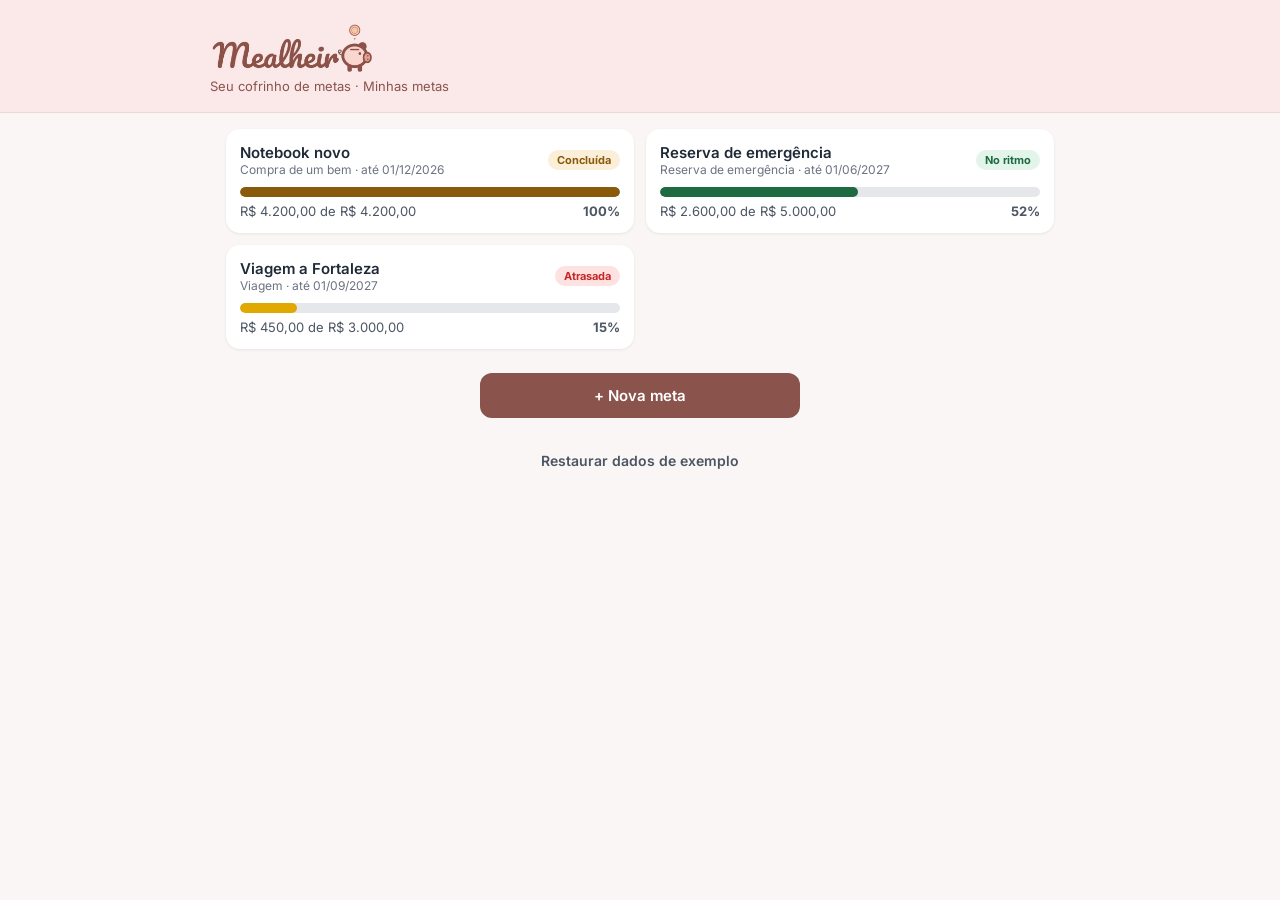
<file: index.html>
<!DOCTYPE html>
<html lang="pt-BR">
<head>
  <meta charset="UTF-8">
  <meta name="viewport" content="width=device-width, initial-scale=1.0">
  <title>Mealheiro — Minhas metas</title>
  <link rel="preconnect" href="https://fonts.googleapis.com">
  <link href="https://fonts.googleapis.com/css2?family=Inter:wght@400;600;700&display=swap" rel="stylesheet">
  <link rel="icon" type="image/png" href="img/favicon.png">
  <link rel="stylesheet" href="css/style.css">
</head>
<body>
  <header class="topo">
    <div class="conteudo">
      <h1><img src="img/mealheiro-logo.png" alt="Mealheiro" class="logo"></h1>
      <p class="slogan">Seu cofrinho de metas · Minhas metas</p>
    </div>
  </header>

  <main class="largo">
    <!-- Os cartões das metas são criados pelo js/inicio.js -->
    <section id="lista-metas" aria-label="Lista de metas"></section>

    <a href="nova-meta.html" class="botao nova-meta">+ Nova meta</a>

    <div class="rodape">
      <button type="button" id="restaurar" class="botao-secundario">Restaurar dados de exemplo</button>
    </div>
  </main>

  <script src="js/dados.js"></script>
  <script src="js/calculos.js"></script>
  <script src="js/inicio.js"></script>
</body>
</html>
</file>
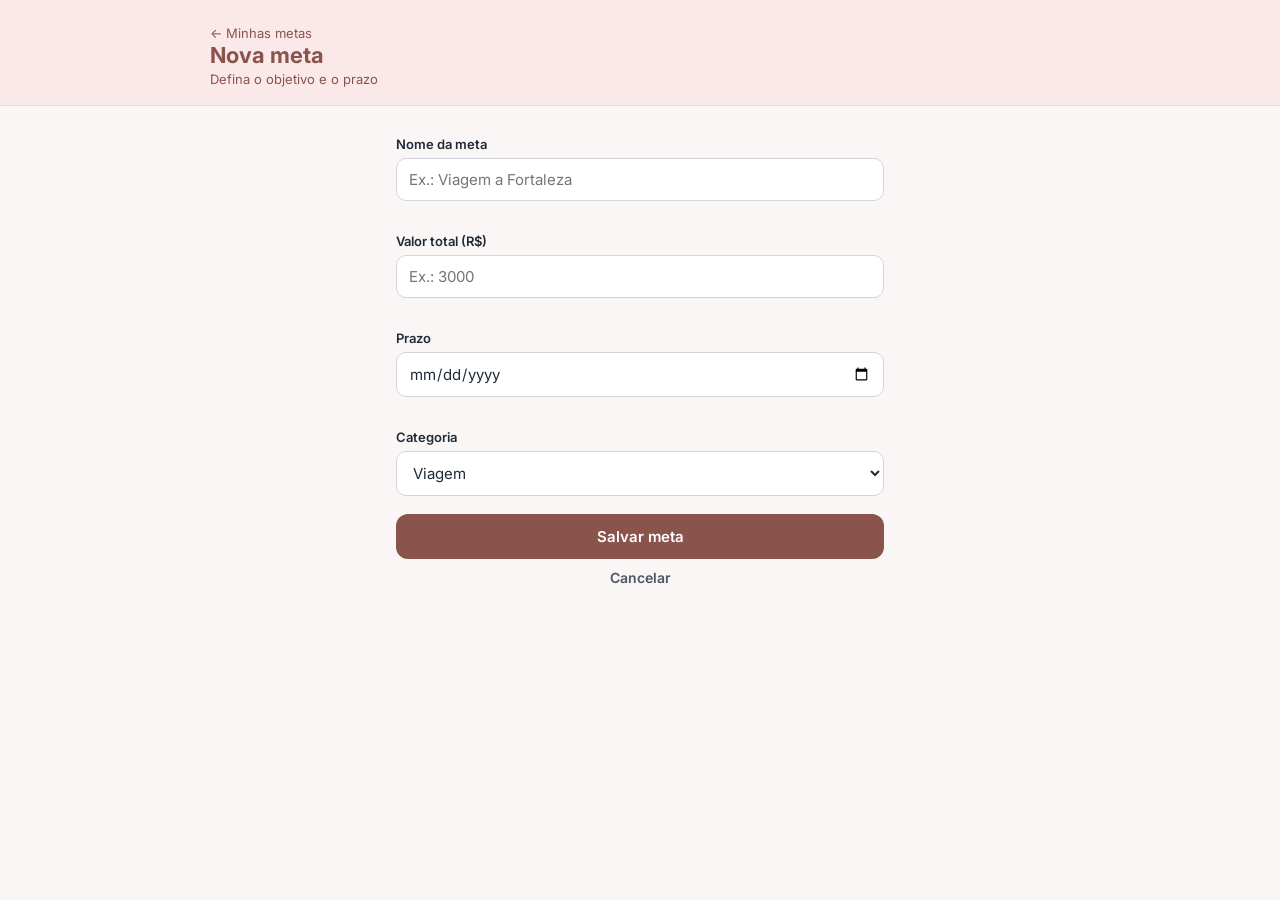
<file: nova-meta.html>
<!DOCTYPE html>
<html lang="pt-BR">
<head>
  <meta charset="UTF-8">
  <meta name="viewport" content="width=device-width, initial-scale=1.0">
  <title>Mealheiro — Nova meta</title>
  <link rel="preconnect" href="https://fonts.googleapis.com">
  <link href="https://fonts.googleapis.com/css2?family=Inter:wght@400;600;700&display=swap" rel="stylesheet">
  <link rel="icon" type="image/png" href="img/favicon.png">
  <link rel="stylesheet" href="css/style.css">
</head>
<body>
  <header class="topo">
    <div class="conteudo">
      <a href="index.html" class="voltar">← Minhas metas</a>
      <h1 id="titulo">Nova meta</h1>
      <p>Defina o objetivo e o prazo</p>
    </div>
  </header>

  <main>
    <form id="form-meta" novalidate>
      <label for="nome">Nome da meta</label>
      <input type="text" id="nome" maxlength="40" placeholder="Ex.: Viagem a Fortaleza">
      <p class="erro" id="erro-nome"></p>

      <label for="valor">Valor total (R$)</label>
      <input type="number" id="valor" min="0.01" step="0.01" placeholder="Ex.: 3000">
      <p class="erro" id="erro-valor"></p>

      <label for="prazo">Prazo</label>
      <input type="date" id="prazo">
      <p class="erro" id="erro-prazo"></p>

      <label for="categoria">Categoria</label>
      <select id="categoria">
        <option>Viagem</option>
        <option>Reserva de emergência</option>
        <option>Compra de um bem</option>
        <option>Estudos ou cursos</option>
        <option>Outro</option>
      </select>

      <!-- Prévia do valor mensal, atualizada enquanto a pessoa digita (US03) -->
      <div class="cartao destaque" id="previa" hidden>
        <span class="pequeno">Para chegar lá no prazo, guarde</span>
        <strong id="previa-valor"></strong>
        <span class="pequeno" id="previa-meses"></span>
      </div>

      <button type="submit" class="botao" style="margin-top:18px">Salvar meta</button>
      <a href="index.html" class="botao-secundario" id="cancelar">Cancelar</a>
    </form>
  </main>

  <script src="js/dados.js"></script>
  <script src="js/calculos.js"></script>
  <script src="js/nova-meta.js"></script>
</body>
</html>
</file>
<file: css/style.css>
/* =============================================================
   Mealheiro — estilos
   Mobile primeiro; no computador o conteúdo fica centralizado
   e a lista de metas vira grade de 2 colunas.
   ============================================================= */
:root {
  --marrom: #8A534C;        /* cor do logo: textos de destaque e botões */
  --marrom-escuro: #6E3F39;
  --rosado: #FBE9E9;        /* fundo do logo: topo e caixas de destaque */
  --rosa-porquinho: #F9D3CA;
  --verde: #1E6B41;         /* só para o status "No ritmo" */
  --verde-claro: #E3F4EA;
  --amarelo: #E0A800;
  --vermelho: #C62828;
  --vermelho-claro: #FDECEC;
  --dourado: #8A5A0B;       /* moeda do logo: status "Concluída" */
  --fundo: #FAF6F5;
  --texto: #1F2A37;
  --texto-suave: #4B5563;
  --cinza: #6B7280;
  --borda: #D1D5DB;
  --raio: 14px;
}

* { box-sizing: border-box; margin: 0; padding: 0; }

body {
  font-family: "Inter", Arial, sans-serif;
  background: var(--fundo);
  color: var(--texto);
  min-height: 100vh;
}

/* ---------- Topo ---------- */
.topo {
  background: var(--rosado);
  color: var(--marrom);
  border-bottom: 1px solid #F1D6D3;
  padding: 22px 20px 18px;
}
.topo .conteudo { max-width: 860px; margin: 0 auto; }
.topo h1 { font-size: 22px; font-weight: 700; }
.topo p { font-size: 13px; margin-top: 3px; }
.topo a.voltar { color: var(--marrom); text-decoration: none; font-size: 13px; }
.topo a.voltar:hover { text-decoration: underline; }

/* Logo na tela inicial */
.logo { display: block; height: 52px; width: auto; }
.topo .slogan { margin-top: 4px; }

/* ---------- Área principal ---------- */
main { max-width: 520px; margin: 0 auto; padding: 16px; }
main.largo { max-width: 860px; }

.cartao {
  background: #fff;
  border-radius: var(--raio);
  padding: 14px;
  margin-bottom: 12px;
  box-shadow: 0 1px 3px rgba(0, 0, 0, .08);
}
a.cartao { display: block; color: inherit; text-decoration: none; transition: transform .15s; }
a.cartao:hover, a.cartao:focus { transform: translateY(-2px); outline: 2px solid var(--marrom); }

.linha { display: flex; justify-content: space-between; align-items: center; gap: 8px; }
.nome-meta { font-weight: 600; font-size: 15px; }
.detalhe { font-size: 12px; color: var(--cinza); }
.pequeno { font-size: 13px; color: var(--texto-suave); }

/* ---------- Selos de status ---------- */
.selo { font-size: 11px; font-weight: 700; padding: 3px 9px; border-radius: 20px; white-space: nowrap; }
.selo.no-ritmo { background: var(--verde-claro); color: var(--verde); }
.selo.atrasada { background: #FDE2E1; color: var(--vermelho); }
.selo.concluida { background: #FCEFD9; color: var(--dourado); }

/* ---------- Barra de progresso ---------- */
.barra { height: 10px; background: #E5E7EB; border-radius: 10px; margin: 10px 0 6px; overflow: hidden; }
.barra span { display: block; height: 100%; border-radius: 10px; background: var(--verde); }
.barra span.atrasada { background: var(--amarelo); }
.barra span.concluida { background: var(--dourado); }

/* ---------- Botões ---------- */
.botao {
  display: block; width: 100%;
  background: var(--marrom); color: #fff;
  border: none; border-radius: 12px;
  padding: 13px; font: 600 15px "Inter", Arial, sans-serif;
  text-align: center; text-decoration: none; cursor: pointer;
}
.botao:hover { background: var(--marrom-escuro); }
.botao-secundario {
  display: block; width: 100%; background: none; border: none;
  color: var(--texto-suave); font: 600 14px "Inter", Arial, sans-serif;
  padding: 10px; text-align: center; text-decoration: none; cursor: pointer;
}
.botao-secundario:hover { color: var(--texto); text-decoration: underline; }
.botao-perigo { color: var(--vermelho); }
.acoes-meta { display: flex; gap: 8px; }
.acoes-meta > * { flex: 1; }

/* ---------- Formulários ---------- */
label { display: block; font-size: 13px; font-weight: 600; margin: 14px 0 6px; }
input, select {
  width: 100%; padding: 11px 12px;
  font: 15px "Inter", Arial, sans-serif; color: var(--texto);
  background: #fff; border: 1.5px solid var(--borda); border-radius: 10px;
}
input:focus, select:focus { outline: none; border-color: var(--marrom); }
input.invalido { border-color: var(--vermelho); }
.erro { color: var(--vermelho); font-size: 12px; margin-top: 4px; min-height: 14px; }

.destaque { background: var(--rosado); box-shadow: none; margin-top: 18px; }
.destaque strong { display: block; font-size: 22px; color: var(--marrom); margin: 2px 0; }

/* ---------- Detalhe da meta ---------- */
.percentual { font-size: 28px; font-weight: 700; }
.valor-mensal { color: var(--marrom); font-size: 16px; font-weight: 700; }
.alerta { background: var(--vermelho-claro); border-left: 4px solid var(--vermelho); box-shadow: none; color: #7F1D1D; font-size: 13px; line-height: 1.45; }
.aviso-ok { background: var(--verde-claro); border-left: 4px solid var(--verde); box-shadow: none; color: #064E3B; font-size: 13px; line-height: 1.45; }
.titulo-cartao { font-weight: 600; font-size: 14px; margin-bottom: 8px; }
.campos-deposito { display: flex; gap: 8px; }
.campos-deposito input { flex: 1; min-width: 0; }

.historico { list-style: none; }
.historico li { display: flex; justify-content: space-between; align-items: center; padding: 7px 0; border-bottom: 1px solid #EEE; font-size: 13px; }
.historico li:last-child { border-bottom: none; }
.historico button { background: none; border: none; color: var(--cinza); font-size: 18px; cursor: pointer; margin-left: 10px; line-height: 1; }
.historico button:hover { color: var(--vermelho); }
.vazio { text-align: center; color: var(--cinza); font-size: 14px; padding: 24px 0; }

.rodape { text-align: center; margin: 24px 0 8px; }

/* ---------- Computador ---------- */
@media (min-width: 900px) {
  #lista-metas { display: grid; grid-template-columns: 1fr 1fr; gap: 12px; }
  #lista-metas .cartao { margin-bottom: 0; }
  #lista-metas .vazio { grid-column: 1 / -1; }
  .botao.nova-meta { max-width: 320px; margin: 24px auto 0; }
}
</file>
